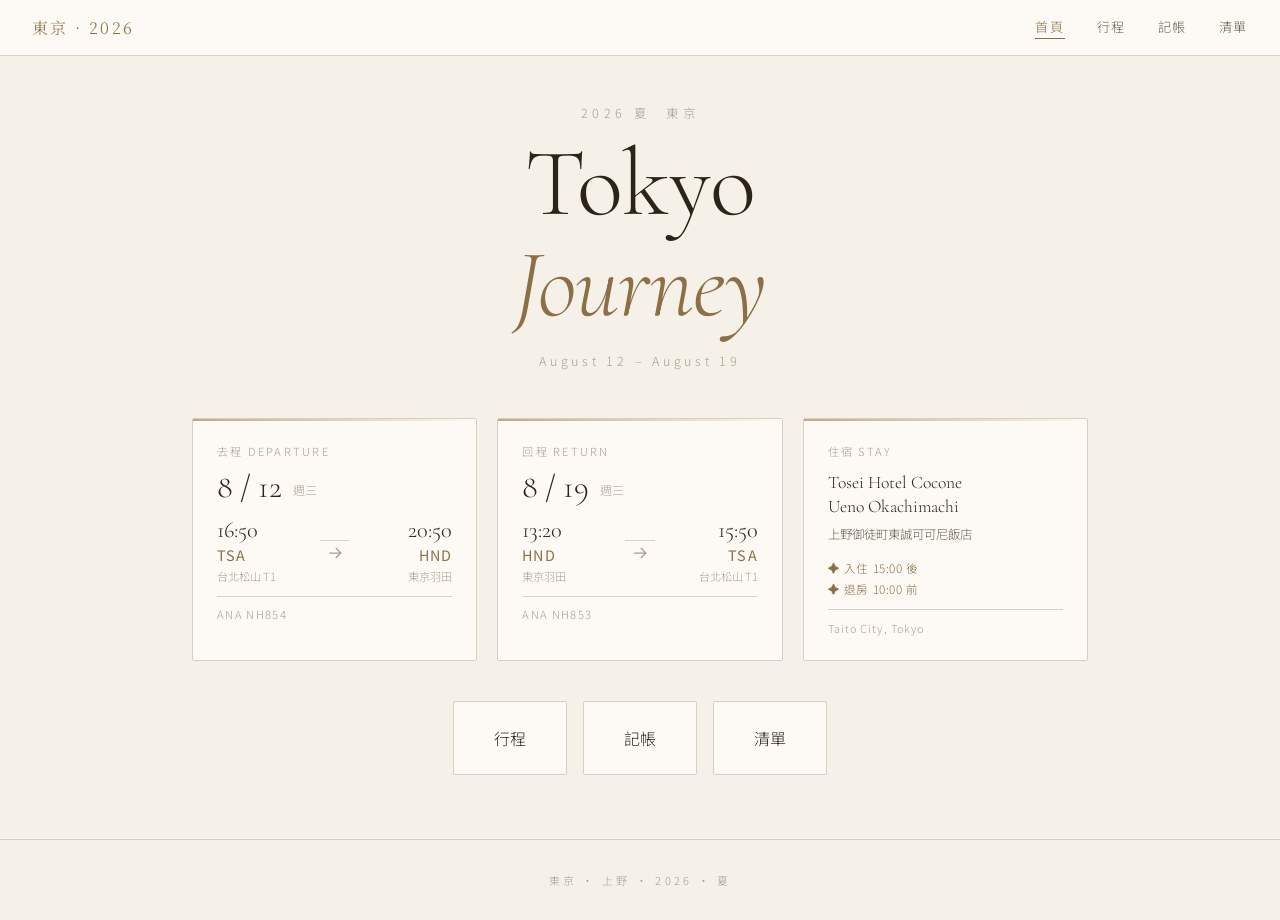
<file: index.html>
<!DOCTYPE html>
<html lang="zh-TW">
<head>
  <meta charset="UTF-8" />
  <meta name="viewport" content="width=device-width, initial-scale=1.0" />
  <title>東京旅行 2026</title>
  <link rel="stylesheet" href="style.css" />
  <link href="https://fonts.googleapis.com/css2?family=Noto+Serif+TC:wght@300;400;600&family=Noto+Sans+TC:wght@300;400&family=Cormorant+Garamond:ital,wght@0,300;0,400;1,300&display=swap" rel="stylesheet" />
</head>
<body>
  <!-- NAV -->
  <nav class="nav">
    <span class="nav-logo">東京 · 2026</span>
    <div class="nav-links">
      <a href="index.html" class="nav-link active">首頁</a>
      <a href="itinerary.html" class="nav-link">行程</a>
      <a href="budget.html" class="nav-link">記帳</a>
      <a href="checklist.html" class="nav-link">清單</a>
    </div>
  </nav>

  <!-- HERO -->
  <main class="home">
    <div class="hero-text">
      <p class="hero-subtitle">2026 夏　東京</p>
      <h1 class="hero-title">Tokyo<br /><em>Journey</em></h1>
      <p class="hero-en">August 12 – August 19</p>
    </div>

    <!-- TRIP INFO CARD -->
    <div class="cards-row">

      <!-- 去程 -->
      <div class="card card--flight">
        <div class="card-label">去程 Departure</div>
        <div class="card-date">8 / 12 <span class="card-weekday">週三</span></div>
        <div class="flight-row">
          <div class="flight-port">
            <div class="flight-time">16:50</div>
            <div class="flight-code">TSA</div>
            <div class="flight-name">台北松山 T1</div>
          </div>
          <div class="flight-arrow">
            <div class="flight-line"></div>
            <svg width="20" height="20" viewBox="0 0 24 24" fill="none" stroke="currentColor" stroke-width="1.5"><path d="M5 12h14M13 6l6 6-6 6"/></svg>
          </div>
          <div class="flight-port flight-port--right">
            <div class="flight-time">20:50</div>
            <div class="flight-code">HND</div>
            <div class="flight-name">東京羽田</div>
          </div>
        </div>
        <div class="flight-no">ANA NH854</div>
      </div>

      <!-- 回程 -->
      <div class="card card--flight">
        <div class="card-label">回程 Return</div>
        <div class="card-date">8 / 19 <span class="card-weekday">週三</span></div>
        <div class="flight-row">
          <div class="flight-port">
            <div class="flight-time">13:20</div>
            <div class="flight-code">HND</div>
            <div class="flight-name">東京羽田</div>
          </div>
          <div class="flight-arrow">
            <div class="flight-line"></div>
            <svg width="20" height="20" viewBox="0 0 24 24" fill="none" stroke="currentColor" stroke-width="1.5"><path d="M5 12h14M13 6l6 6-6 6"/></svg>
          </div>
          <div class="flight-port flight-port--right">
            <div class="flight-time">15:50</div>
            <div class="flight-code">TSA</div>
            <div class="flight-name">台北松山 T1</div>
          </div>
        </div>
        <div class="flight-no">ANA NH853</div>
      </div>

      <!-- 住宿 -->
      <div class="card card--hotel">
        <div class="card-label">住宿 Stay</div>
        <div class="hotel-name">Tosei Hotel Cocone<br />Ueno Okachimachi</div>
        <div class="hotel-zh">上野御徒町東誠可可尼飯店</div>
        <div class="hotel-info">
          <span>✦ 入住 15:00 後</span>
          <span>✦ 退房 10:00 前</span>
        </div>
        <div class="hotel-loc">Taito City, Tokyo</div>
      </div>

    </div>

    <!-- NAV BUTTONS -->
    <div class="home-nav">
      <a href="itinerary.html" class="home-btn">行程</a>
      <a href="budget.html" class="home-btn">記帳</a>
      <a href="checklist.html" class="home-btn">清單</a>
    </div>
  </main>

  <footer class="footer">東京 · 上野 · 2026 · 夏</footer>
</body>
</html>
</file>
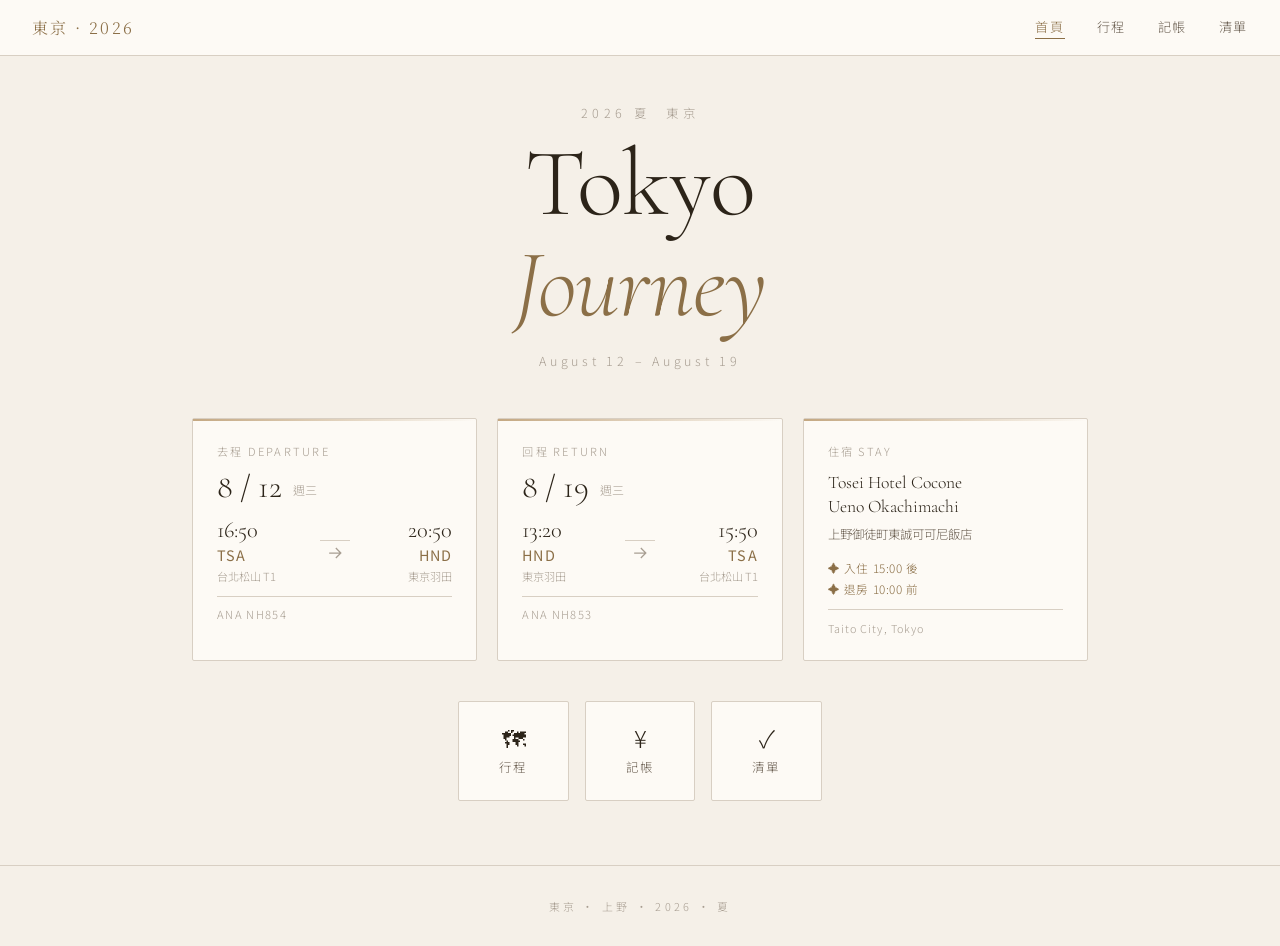
<file: Tokyo/index.html>
<!DOCTYPE html>
<html lang="zh-TW">
<head>
  <meta charset="UTF-8" />
  <meta name="viewport" content="width=device-width, initial-scale=1.0" />
  <title>東京旅行 2026</title>
  <link rel="stylesheet" href="style.css" />
  <link href="https://fonts.googleapis.com/css2?family=Noto+Serif+TC:wght@300;400;600&family=Noto+Sans+TC:wght@300;400&family=Cormorant+Garamond:ital,wght@0,300;0,400;1,300&display=swap" rel="stylesheet" />
</head>
<body>
  <!-- NAV -->
  <nav class="nav">
    <span class="nav-logo">東京 · 2026</span>
    <div class="nav-links">
      <a href="index.html" class="nav-link active">首頁</a>
      <a href="itinerary.html" class="nav-link">行程</a>
      <a href="budget.html" class="nav-link">記帳</a>
      <a href="checklist.html" class="nav-link">清單</a>
    </div>
  </nav>

  <!-- HERO -->
  <main class="home">
    <div class="hero-text">
      <p class="hero-subtitle">2026 夏　東京</p>
      <h1 class="hero-title">Tokyo<br /><em>Journey</em></h1>
      <p class="hero-en">August 12 – August 19</p>
    </div>

    <!-- TRIP INFO CARD -->
    <div class="cards-row">

      <!-- 去程 -->
      <div class="card card--flight">
        <div class="card-label">去程 Departure</div>
        <div class="card-date">8 / 12 <span class="card-weekday">週三</span></div>
        <div class="flight-row">
          <div class="flight-port">
            <div class="flight-time">16:50</div>
            <div class="flight-code">TSA</div>
            <div class="flight-name">台北松山 T1</div>
          </div>
          <div class="flight-arrow">
            <div class="flight-line"></div>
            <svg width="20" height="20" viewBox="0 0 24 24" fill="none" stroke="currentColor" stroke-width="1.5"><path d="M5 12h14M13 6l6 6-6 6"/></svg>
          </div>
          <div class="flight-port flight-port--right">
            <div class="flight-time">20:50</div>
            <div class="flight-code">HND</div>
            <div class="flight-name">東京羽田</div>
          </div>
        </div>
        <div class="flight-no">ANA NH854</div>
      </div>

      <!-- 回程 -->
      <div class="card card--flight">
        <div class="card-label">回程 Return</div>
        <div class="card-date">8 / 19 <span class="card-weekday">週三</span></div>
        <div class="flight-row">
          <div class="flight-port">
            <div class="flight-time">13:20</div>
            <div class="flight-code">HND</div>
            <div class="flight-name">東京羽田</div>
          </div>
          <div class="flight-arrow">
            <div class="flight-line"></div>
            <svg width="20" height="20" viewBox="0 0 24 24" fill="none" stroke="currentColor" stroke-width="1.5"><path d="M5 12h14M13 6l6 6-6 6"/></svg>
          </div>
          <div class="flight-port flight-port--right">
            <div class="flight-time">15:50</div>
            <div class="flight-code">TSA</div>
            <div class="flight-name">台北松山 T1</div>
          </div>
        </div>
        <div class="flight-no">ANA NH853</div>
      </div>

      <!-- 住宿 -->
      <div class="card card--hotel">
        <div class="card-label">住宿 Stay</div>
        <div class="hotel-name">Tosei Hotel Cocone<br />Ueno Okachimachi</div>
        <div class="hotel-zh">上野御徒町東誠可可尼飯店</div>
        <div class="hotel-info">
          <span>✦ 入住 15:00 後</span>
          <span>✦ 退房 10:00 前</span>
        </div>
        <div class="hotel-loc">Taito City, Tokyo</div>
      </div>

    </div>

    <!-- NAV BUTTONS -->
    <div class="home-nav">
      <a href="itinerary.html" class="home-btn">
        <span class="btn-icon">🗺</span>
        <span class="btn-label">行程</span>
      </a>
      <a href="budget.html" class="home-btn">
        <span class="btn-icon">¥</span>
        <span class="btn-label">記帳</span>
      </a>
      <a href="checklist.html" class="home-btn">
        <span class="btn-icon">✓</span>
        <span class="btn-label">清單</span>
      </a>
    </div>
  </main>

  <footer class="footer">東京 · 上野 · 2026 · 夏</footer>
</body>
</html>
</file>
<file: style.css>
/* ── Reset & Base ── */
*, *::before, *::after { box-sizing: border-box; margin: 0; padding: 0; }

:root {
  --cream: #f5f0e8;
  --paper: #ede8dc;
  --ink: #2c2419;
  --ink-light: #6b5f52;
  --ink-faint: #a89e92;
  --accent: #8b6f47;
  --accent-light: #c4a882;
  --accent-pale: #f0e8d8;
  --border: #d8cfc3;
  --white: #fdfaf5;
  --red: #c0392b;
  --green: #5a7a5a;
}

html { scroll-behavior: smooth; }

body {
  font-family: 'Noto Sans TC', sans-serif;
  background: var(--cream);
  color: var(--ink);
  min-height: 100vh;
  font-weight: 300;
}

/* ── Nav ── */
.nav {
  position: sticky;
  top: 0;
  z-index: 100;
  background: var(--white);
  border-bottom: 1px solid var(--border);
  display: flex;
  align-items: center;
  justify-content: space-between;
  padding: 0 2rem;
  height: 56px;
}

.nav-logo {
  font-family: 'Noto Serif TC', serif;
  font-weight: 300;
  font-size: 1rem;
  letter-spacing: 0.15em;
  color: var(--accent);
}

.nav-links { display: flex; gap: 2rem; }

.nav-link {
  font-size: 0.82rem;
  letter-spacing: 0.12em;
  color: var(--ink-light);
  text-decoration: none;
  padding-bottom: 2px;
  border-bottom: 1px solid transparent;
  transition: color 0.2s, border-color 0.2s;
}

.nav-link:hover,
.nav-link.active {
  color: var(--accent);
  border-bottom-color: var(--accent);
}

/* ── Home ── */
.home {
  max-width: 960px;
  margin: 0 auto;
  padding: 3rem 2rem 4rem;
}

.hero-text {
  text-align: center;
  margin-bottom: 3rem;
}

.hero-subtitle {
  font-size: 0.78rem;
  letter-spacing: 0.35em;
  color: var(--ink-faint);
  margin-bottom: 0.75rem;
  text-transform: uppercase;
}

.hero-title {
  font-family: 'Cormorant Garamond', serif;
  font-size: clamp(3.5rem, 8vw, 6rem);
  font-weight: 300;
  line-height: 1.05;
  color: var(--ink);
  letter-spacing: -0.01em;
}

.hero-title em {
  font-style: italic;
  color: var(--accent);
}

.hero-en {
  margin-top: 1rem;
  font-size: 0.78rem;
  letter-spacing: 0.3em;
  color: var(--ink-faint);
}

/* ── Cards row ── */
.cards-row {
  display: grid;
  grid-template-columns: 1fr 1fr 1fr;
  gap: 1.25rem;
  margin-bottom: 2.5rem;
}

@media (max-width: 700px) {
  .cards-row { grid-template-columns: 1fr; }
}

.card {
  background: var(--white);
  border: 1px solid var(--border);
  border-radius: 2px;
  padding: 1.5rem;
  position: relative;
}

.card::before {
  content: '';
  position: absolute;
  top: 0; left: 0; right: 0;
  height: 2px;
  background: linear-gradient(90deg, var(--accent-light), transparent);
}

.card-label {
  font-size: 0.7rem;
  letter-spacing: 0.2em;
  color: var(--ink-faint);
  text-transform: uppercase;
  margin-bottom: 0.75rem;
}

.card-date {
  font-family: 'Cormorant Garamond', serif;
  font-size: 2rem;
  font-weight: 300;
  color: var(--ink);
  line-height: 1;
  margin-bottom: 1rem;
}

.card-weekday {
  font-family: 'Noto Sans TC', sans-serif;
  font-size: 0.75rem;
  color: var(--ink-faint);
  margin-left: 0.3em;
  vertical-align: middle;
}

/* Flight card */
.flight-row {
  display: flex;
  align-items: center;
  gap: 0.5rem;
  margin-bottom: 0.75rem;
}

.flight-port { flex: 1; }
.flight-port--right { text-align: right; }

.flight-time {
  font-family: 'Cormorant Garamond', serif;
  font-size: 1.4rem;
  font-weight: 300;
  color: var(--ink);
  line-height: 1;
}

.flight-code {
  font-size: 0.9rem;
  font-weight: 400;
  letter-spacing: 0.08em;
  color: var(--accent);
  margin-top: 0.2rem;
}

.flight-name {
  font-size: 0.7rem;
  color: var(--ink-faint);
  margin-top: 0.15rem;
}

.flight-arrow {
  display: flex;
  flex-direction: column;
  align-items: center;
  color: var(--ink-faint);
  flex: 0 0 auto;
}

.flight-line {
  width: 30px;
  height: 1px;
  background: var(--border);
  margin-bottom: 2px;
}

.flight-no {
  font-size: 0.7rem;
  letter-spacing: 0.12em;
  color: var(--ink-faint);
  border-top: 1px solid var(--border);
  padding-top: 0.6rem;
  margin-top: 0.3rem;
}

/* Hotel card */
.hotel-name {
  font-family: 'Cormorant Garamond', serif;
  font-size: 1.1rem;
  font-weight: 300;
  color: var(--ink);
  line-height: 1.4;
  margin-bottom: 0.3rem;
}

.hotel-zh {
  font-size: 0.78rem;
  color: var(--ink-light);
  margin-bottom: 1rem;
}

.hotel-info {
  display: flex;
  flex-direction: column;
  gap: 0.3rem;
  font-size: 0.73rem;
  color: var(--accent);
  letter-spacing: 0.05em;
  margin-bottom: 0.75rem;
}

.hotel-loc {
  font-size: 0.68rem;
  letter-spacing: 0.1em;
  color: var(--ink-faint);
  border-top: 1px solid var(--border);
  padding-top: 0.6rem;
}

/* ── Home nav buttons ── */
.home-nav {
  display: flex;
  gap: 1rem;
  justify-content: center;
}

.home-btn {
  display: flex;
  flex-direction: column;
  align-items: center;
  gap: 0.5rem;
  background: var(--white);
  border: 1px solid var(--border);
  border-radius: 2px;
  padding: 1.5rem 2.5rem;
  text-decoration: none;
  color: var(--ink);
  transition: background 0.2s, border-color 0.2s, transform 0.15s;
  min-width: 110px;
}

.home-btn:hover {
  background: var(--accent-pale);
  border-color: var(--accent-light);
  transform: translateY(-2px);
}

.btn-icon {
  font-size: 1.5rem;
  line-height: 1;
}

.btn-label {
  font-size: 0.78rem;
  letter-spacing: 0.18em;
  color: var(--ink-light);
}

/* ── Itinerary page ── */
.page {
  max-width: 760px;
  margin: 0 auto;
  padding: 3rem 2rem 5rem;
}

.page-header {
  text-align: center;
  margin-bottom: 3rem;
  padding-bottom: 2rem;
  border-bottom: 1px solid var(--border);
}

.page-header .page-en {
  font-family: 'Cormorant Garamond', serif;
  font-size: clamp(2.5rem, 6vw, 4rem);
  font-weight: 300;
  color: var(--ink);
  letter-spacing: 0.05em;
}

.page-header .page-zh {
  font-size: 0.78rem;
  letter-spacing: 0.3em;
  color: var(--ink-faint);
  margin-top: 0.4rem;
}

/* Day block */
.day-block {
  margin-bottom: 2.5rem;
}

.day-heading {
  display: flex;
  align-items: baseline;
  gap: 0.75rem;
  margin-bottom: 1rem;
}

.day-num {
  font-family: 'Cormorant Garamond', serif;
  font-size: 2.5rem;
  font-weight: 300;
  color: var(--accent);
  line-height: 1;
}

.day-meta {
  display: flex;
  flex-direction: column;
  gap: 0.1rem;
}

.day-date {
  font-size: 0.82rem;
  letter-spacing: 0.15em;
  color: var(--ink);
  font-weight: 400;
}

.day-week {
  font-size: 0.7rem;
  letter-spacing: 0.1em;
  color: var(--ink-faint);
}

.timeline {
  border-left: 1px solid var(--border);
  padding-left: 1.5rem;
  margin-left: 0.5rem;
}

.event {
  display: flex;
  gap: 1rem;
  padding: 0.75rem 0;
  border-bottom: 1px dashed var(--border);
  position: relative;
}

.event::before {
  content: '';
  position: absolute;
  left: -1.6rem;
  top: 1.1rem;
  width: 6px;
  height: 6px;
  border-radius: 50%;
  background: var(--accent-light);
  border: 1px solid var(--accent);
}

.event-time {
  font-family: 'Cormorant Garamond', serif;
  font-size: 0.9rem;
  color: var(--ink-faint);
  min-width: 50px;
  padding-top: 1px;
}

.event-body { flex: 1; }

.event-title {
  font-size: 0.88rem;
  color: var(--ink);
  font-weight: 400;
  margin-bottom: 0.15rem;
}

.event-sub {
  font-size: 0.73rem;
  color: var(--ink-faint);
  letter-spacing: 0.05em;
}

.event-tag {
  font-size: 0.62rem;
  letter-spacing: 0.1em;
  text-transform: uppercase;
  padding: 0.15rem 0.5rem;
  border-radius: 1px;
  background: var(--accent-pale);
  color: var(--accent);
  align-self: flex-start;
  margin-top: 2px;
  white-space: nowrap;
}

.event-tag--flight { background: #e8f0f8; color: #4a6fa5; }
.event-tag--food   { background: #f0ece4; color: #8b6f47; }
.event-tag--hotel  { background: #e8ede8; color: #5a7a5a; }
.event-tag--spot   { background: #ede8f0; color: #7a5a8b; }

/* Editable events */
.event-title[contenteditable="true"]:focus,
.event-sub[contenteditable="true"]:focus {
  outline: none;
  border-bottom: 1px solid var(--accent-light);
}

/* Add event button */
.add-event-btn {
  display: flex;
  align-items: center;
  gap: 0.5rem;
  background: none;
  border: 1px dashed var(--border);
  color: var(--ink-faint);
  font-size: 0.75rem;
  letter-spacing: 0.1em;
  padding: 0.5rem 1rem;
  border-radius: 2px;
  cursor: pointer;
  margin-top: 0.5rem;
  transition: color 0.2s, border-color 0.2s;
  font-family: 'Noto Sans TC', sans-serif;
}

.add-event-btn:hover { color: var(--accent); border-color: var(--accent-light); }

/* ── Budget page ── */
.budget-summary {
  display: grid;
  grid-template-columns: repeat(3, 1fr);
  gap: 1rem;
  margin-bottom: 2.5rem;
}

@media (max-width: 600px) {
  .budget-summary { grid-template-columns: 1fr 1fr; }
}

.sum-card {
  background: var(--white);
  border: 1px solid var(--border);
  border-radius: 2px;
  padding: 1.2rem 1.25rem;
  text-align: center;
}

.sum-label {
  font-size: 0.68rem;
  letter-spacing: 0.18em;
  color: var(--ink-faint);
  text-transform: uppercase;
  margin-bottom: 0.5rem;
}

.sum-amount {
  font-family: 'Cormorant Garamond', serif;
  font-size: 1.7rem;
  font-weight: 300;
  color: var(--ink);
}

.sum-amount.negative { color: var(--red); }
.sum-amount.positive { color: var(--green); }

.sum-currency {
  font-size: 0.7rem;
  color: var(--ink-faint);
  margin-left: 2px;
}

/* Add expense form */
.expense-form {
  background: var(--white);
  border: 1px solid var(--border);
  border-radius: 2px;
  padding: 1.5rem;
  margin-bottom: 2rem;
}

.form-title {
  font-size: 0.75rem;
  letter-spacing: 0.2em;
  color: var(--ink-faint);
  text-transform: uppercase;
  margin-bottom: 1rem;
}

.form-row {
  display: grid;
  grid-template-columns: 1fr 1fr auto auto;
  gap: 0.75rem;
  align-items: end;
}

@media (max-width: 600px) {
  .form-row { grid-template-columns: 1fr 1fr; }
}

.form-group { display: flex; flex-direction: column; gap: 0.3rem; }

.form-label {
  font-size: 0.68rem;
  letter-spacing: 0.12em;
  color: var(--ink-faint);
}

.form-input, .form-select {
  background: var(--cream);
  border: 1px solid var(--border);
  border-radius: 1px;
  padding: 0.5rem 0.75rem;
  font-size: 0.85rem;
  font-family: 'Noto Sans TC', sans-serif;
  color: var(--ink);
  font-weight: 300;
  transition: border-color 0.2s;
}

.form-input:focus, .form-select:focus {
  outline: none;
  border-color: var(--accent-light);
  background: var(--white);
}

.form-btn {
  background: var(--accent);
  color: var(--white);
  border: none;
  border-radius: 1px;
  padding: 0.5rem 1.25rem;
  font-size: 0.78rem;
  letter-spacing: 0.1em;
  cursor: pointer;
  font-family: 'Noto Sans TC', sans-serif;
  transition: background 0.2s;
  height: fit-content;
}

.form-btn:hover { background: var(--ink); }

/* Expense list */
.expense-list { margin-bottom: 1.5rem; }

.expense-group-label {
  font-size: 0.68rem;
  letter-spacing: 0.2em;
  color: var(--ink-faint);
  text-transform: uppercase;
  padding: 0.5rem 0 0.4rem;
  border-bottom: 1px solid var(--border);
  margin-bottom: 0.25rem;
}

.expense-item {
  display: flex;
  align-items: center;
  padding: 0.7rem 0.5rem;
  border-bottom: 1px dashed var(--border);
  gap: 0.75rem;
}

.expense-dot {
  width: 7px;
  height: 7px;
  border-radius: 50%;
  background: var(--accent-light);
  flex-shrink: 0;
}

.expense-desc { flex: 1; font-size: 0.85rem; color: var(--ink); }

.expense-cat {
  font-size: 0.65rem;
  letter-spacing: 0.08em;
  color: var(--ink-faint);
  background: var(--paper);
  padding: 0.1rem 0.4rem;
  border-radius: 1px;
}

.expense-amount {
  font-family: 'Cormorant Garamond', serif;
  font-size: 1.05rem;
  color: var(--ink);
  min-width: 80px;
  text-align: right;
}

.expense-currency {
  font-size: 0.65rem;
  color: var(--ink-faint);
  margin-left: 2px;
}

.expense-del {
  background: none;
  border: none;
  cursor: pointer;
  color: var(--ink-faint);
  font-size: 0.85rem;
  padding: 0.1rem 0.3rem;
  line-height: 1;
  transition: color 0.2s;
}

.expense-del:hover { color: var(--red); }

/* ── Checklist page ── */
.checklist-grid {
  display: grid;
  grid-template-columns: 1fr 1fr;
  gap: 1.5rem;
}

@media (max-width: 600px) {
  .checklist-grid { grid-template-columns: 1fr; }
}

.checklist-section {
  background: var(--white);
  border: 1px solid var(--border);
  border-radius: 2px;
  padding: 1.5rem;
}

.section-title {
  font-size: 0.72rem;
  letter-spacing: 0.22em;
  color: var(--accent);
  text-transform: uppercase;
  margin-bottom: 1rem;
  padding-bottom: 0.5rem;
  border-bottom: 1px solid var(--border);
}

.check-item {
  display: flex;
  align-items: center;
  gap: 0.75rem;
  padding: 0.5rem 0;
  border-bottom: 1px dashed var(--border);
  cursor: pointer;
  user-select: none;
}

.check-item:last-child { border-bottom: none; }

.check-box {
  width: 16px;
  height: 16px;
  border: 1px solid var(--border);
  border-radius: 1px;
  display: flex;
  align-items: center;
  justify-content: center;
  flex-shrink: 0;
  transition: background 0.15s, border-color 0.15s;
  font-size: 0.65rem;
  color: transparent;
}

.check-item.checked .check-box {
  background: var(--accent);
  border-color: var(--accent);
  color: var(--white);
}

.check-label {
  font-size: 0.83rem;
  color: var(--ink);
  transition: color 0.15s;
}

.check-item.checked .check-label {
  color: var(--ink-faint);
  text-decoration: line-through;
  text-decoration-color: var(--accent-light);
}

.check-progress {
  font-size: 0.65rem;
  letter-spacing: 0.1em;
  color: var(--ink-faint);
  margin-top: 0.75rem;
  text-align: right;
}

/* Add checklist item */
.check-add-row {
  display: flex;
  gap: 0.5rem;
  margin-top: 0.75rem;
}

.check-add-input {
  flex: 1;
  background: var(--cream);
  border: 1px dashed var(--border);
  border-radius: 1px;
  padding: 0.35rem 0.6rem;
  font-size: 0.78rem;
  font-family: 'Noto Sans TC', sans-serif;
  color: var(--ink);
}

.check-add-input:focus { outline: none; border-color: var(--accent-light); }

.check-add-btn {
  background: none;
  border: 1px dashed var(--border);
  color: var(--ink-faint);
  font-size: 1rem;
  padding: 0.2rem 0.6rem;
  cursor: pointer;
  border-radius: 1px;
  transition: color 0.2s, border-color 0.2s;
}

.check-add-btn:hover { color: var(--accent); border-color: var(--accent-light); }

/* ── Footer ── */
.footer {
  text-align: center;
  padding: 2rem;
  font-size: 0.68rem;
  letter-spacing: 0.3em;
  color: var(--ink-faint);
  border-top: 1px solid var(--border);
}
</file>
<file: Tokyo/style.css>
/* ── Reset & Base ── */
*, *::before, *::after { box-sizing: border-box; margin: 0; padding: 0; }

:root {
  --cream: #f5f0e8;
  --paper: #ede8dc;
  --ink: #2c2419;
  --ink-light: #6b5f52;
  --ink-faint: #a89e92;
  --accent: #8b6f47;
  --accent-light: #c4a882;
  --accent-pale: #f0e8d8;
  --border: #d8cfc3;
  --white: #fdfaf5;
  --red: #c0392b;
  --green: #5a7a5a;
}

html { scroll-behavior: smooth; }

body {
  font-family: 'Noto Sans TC', sans-serif;
  background: var(--cream);
  color: var(--ink);
  min-height: 100vh;
  font-weight: 300;
}

/* ── Nav ── */
.nav {
  position: sticky;
  top: 0;
  z-index: 100;
  background: var(--white);
  border-bottom: 1px solid var(--border);
  display: flex;
  align-items: center;
  justify-content: space-between;
  padding: 0 2rem;
  height: 56px;
}

.nav-logo {
  font-family: 'Noto Serif TC', serif;
  font-weight: 300;
  font-size: 1rem;
  letter-spacing: 0.15em;
  color: var(--accent);
}

.nav-links { display: flex; gap: 2rem; }

.nav-link {
  font-size: 0.82rem;
  letter-spacing: 0.12em;
  color: var(--ink-light);
  text-decoration: none;
  padding-bottom: 2px;
  border-bottom: 1px solid transparent;
  transition: color 0.2s, border-color 0.2s;
}

.nav-link:hover,
.nav-link.active {
  color: var(--accent);
  border-bottom-color: var(--accent);
}

/* ── Home ── */
.home {
  max-width: 960px;
  margin: 0 auto;
  padding: 3rem 2rem 4rem;
}

.hero-text {
  text-align: center;
  margin-bottom: 3rem;
}

.hero-subtitle {
  font-size: 0.78rem;
  letter-spacing: 0.35em;
  color: var(--ink-faint);
  margin-bottom: 0.75rem;
  text-transform: uppercase;
}

.hero-title {
  font-family: 'Cormorant Garamond', serif;
  font-size: clamp(3.5rem, 8vw, 6rem);
  font-weight: 300;
  line-height: 1.05;
  color: var(--ink);
  letter-spacing: -0.01em;
}

.hero-title em {
  font-style: italic;
  color: var(--accent);
}

.hero-en {
  margin-top: 1rem;
  font-size: 0.78rem;
  letter-spacing: 0.3em;
  color: var(--ink-faint);
}

/* ── Cards row ── */
.cards-row {
  display: grid;
  grid-template-columns: 1fr 1fr 1fr;
  gap: 1.25rem;
  margin-bottom: 2.5rem;
}

@media (max-width: 700px) {
  .cards-row { grid-template-columns: 1fr; }
}

.card {
  background: var(--white);
  border: 1px solid var(--border);
  border-radius: 2px;
  padding: 1.5rem;
  position: relative;
}

.card::before {
  content: '';
  position: absolute;
  top: 0; left: 0; right: 0;
  height: 2px;
  background: linear-gradient(90deg, var(--accent-light), transparent);
}

.card-label {
  font-size: 0.7rem;
  letter-spacing: 0.2em;
  color: var(--ink-faint);
  text-transform: uppercase;
  margin-bottom: 0.75rem;
}

.card-date {
  font-family: 'Cormorant Garamond', serif;
  font-size: 2rem;
  font-weight: 300;
  color: var(--ink);
  line-height: 1;
  margin-bottom: 1rem;
}

.card-weekday {
  font-family: 'Noto Sans TC', sans-serif;
  font-size: 0.75rem;
  color: var(--ink-faint);
  margin-left: 0.3em;
  vertical-align: middle;
}

/* Flight card */
.flight-row {
  display: flex;
  align-items: center;
  gap: 0.5rem;
  margin-bottom: 0.75rem;
}

.flight-port { flex: 1; }
.flight-port--right { text-align: right; }

.flight-time {
  font-family: 'Cormorant Garamond', serif;
  font-size: 1.4rem;
  font-weight: 300;
  color: var(--ink);
  line-height: 1;
}

.flight-code {
  font-size: 0.9rem;
  font-weight: 400;
  letter-spacing: 0.08em;
  color: var(--accent);
  margin-top: 0.2rem;
}

.flight-name {
  font-size: 0.7rem;
  color: var(--ink-faint);
  margin-top: 0.15rem;
}

.flight-arrow {
  display: flex;
  flex-direction: column;
  align-items: center;
  color: var(--ink-faint);
  flex: 0 0 auto;
}

.flight-line {
  width: 30px;
  height: 1px;
  background: var(--border);
  margin-bottom: 2px;
}

.flight-no {
  font-size: 0.7rem;
  letter-spacing: 0.12em;
  color: var(--ink-faint);
  border-top: 1px solid var(--border);
  padding-top: 0.6rem;
  margin-top: 0.3rem;
}

/* Hotel card */
.hotel-name {
  font-family: 'Cormorant Garamond', serif;
  font-size: 1.1rem;
  font-weight: 300;
  color: var(--ink);
  line-height: 1.4;
  margin-bottom: 0.3rem;
}

.hotel-zh {
  font-size: 0.78rem;
  color: var(--ink-light);
  margin-bottom: 1rem;
}

.hotel-info {
  display: flex;
  flex-direction: column;
  gap: 0.3rem;
  font-size: 0.73rem;
  color: var(--accent);
  letter-spacing: 0.05em;
  margin-bottom: 0.75rem;
}

.hotel-loc {
  font-size: 0.68rem;
  letter-spacing: 0.1em;
  color: var(--ink-faint);
  border-top: 1px solid var(--border);
  padding-top: 0.6rem;
}

/* ── Home nav buttons ── */
.home-nav {
  display: flex;
  gap: 1rem;
  justify-content: center;
}

.home-btn {
  display: flex;
  flex-direction: column;
  align-items: center;
  gap: 0.5rem;
  background: var(--white);
  border: 1px solid var(--border);
  border-radius: 2px;
  padding: 1.5rem 2.5rem;
  text-decoration: none;
  color: var(--ink);
  transition: background 0.2s, border-color 0.2s, transform 0.15s;
  min-width: 110px;
}

.home-btn:hover {
  background: var(--accent-pale);
  border-color: var(--accent-light);
  transform: translateY(-2px);
}

.btn-icon {
  font-size: 1.5rem;
  line-height: 1;
}

.btn-label {
  font-size: 0.78rem;
  letter-spacing: 0.18em;
  color: var(--ink-light);
}

/* ── Itinerary page ── */
.page {
  max-width: 760px;
  margin: 0 auto;
  padding: 3rem 2rem 5rem;
}

.page-header {
  text-align: center;
  margin-bottom: 3rem;
  padding-bottom: 2rem;
  border-bottom: 1px solid var(--border);
}

.page-header .page-en {
  font-family: 'Cormorant Garamond', serif;
  font-size: clamp(2.5rem, 6vw, 4rem);
  font-weight: 300;
  color: var(--ink);
  letter-spacing: 0.05em;
}

.page-header .page-zh {
  font-size: 0.78rem;
  letter-spacing: 0.3em;
  color: var(--ink-faint);
  margin-top: 0.4rem;
}

/* Day block */
.day-block {
  margin-bottom: 2.5rem;
}

.day-heading {
  display: flex;
  align-items: baseline;
  gap: 0.75rem;
  margin-bottom: 1rem;
}

.day-num {
  font-family: 'Cormorant Garamond', serif;
  font-size: 2.5rem;
  font-weight: 300;
  color: var(--accent);
  line-height: 1;
}

.day-meta {
  display: flex;
  flex-direction: column;
  gap: 0.1rem;
}

.day-date {
  font-size: 0.82rem;
  letter-spacing: 0.15em;
  color: var(--ink);
  font-weight: 400;
}

.day-week {
  font-size: 0.7rem;
  letter-spacing: 0.1em;
  color: var(--ink-faint);
}

.timeline {
  border-left: 1px solid var(--border);
  padding-left: 1.5rem;
  margin-left: 0.5rem;
}

.event {
  display: flex;
  gap: 1rem;
  padding: 0.75rem 0;
  border-bottom: 1px dashed var(--border);
  position: relative;
}

.event::before {
  content: '';
  position: absolute;
  left: -1.6rem;
  top: 1.1rem;
  width: 6px;
  height: 6px;
  border-radius: 50%;
  background: var(--accent-light);
  border: 1px solid var(--accent);
}

.event-time {
  font-family: 'Cormorant Garamond', serif;
  font-size: 0.9rem;
  color: var(--ink-faint);
  min-width: 50px;
  padding-top: 1px;
}

.event-body { flex: 1; }

.event-title {
  font-size: 0.88rem;
  color: var(--ink);
  font-weight: 400;
  margin-bottom: 0.15rem;
}

.event-sub {
  font-size: 0.73rem;
  color: var(--ink-faint);
  letter-spacing: 0.05em;
}

.event-tag {
  font-size: 0.62rem;
  letter-spacing: 0.1em;
  text-transform: uppercase;
  padding: 0.15rem 0.5rem;
  border-radius: 1px;
  background: var(--accent-pale);
  color: var(--accent);
  align-self: flex-start;
  margin-top: 2px;
  white-space: nowrap;
}

.event-tag--flight { background: #e8f0f8; color: #4a6fa5; }
.event-tag--food   { background: #f0ece4; color: #8b6f47; }
.event-tag--hotel  { background: #e8ede8; color: #5a7a5a; }
.event-tag--spot   { background: #ede8f0; color: #7a5a8b; }

/* Editable events */
.event-title[contenteditable="true"]:focus,
.event-sub[contenteditable="true"]:focus {
  outline: none;
  border-bottom: 1px solid var(--accent-light);
}

/* Add event button */
.add-event-btn {
  display: flex;
  align-items: center;
  gap: 0.5rem;
  background: none;
  border: 1px dashed var(--border);
  color: var(--ink-faint);
  font-size: 0.75rem;
  letter-spacing: 0.1em;
  padding: 0.5rem 1rem;
  border-radius: 2px;
  cursor: pointer;
  margin-top: 0.5rem;
  transition: color 0.2s, border-color 0.2s;
  font-family: 'Noto Sans TC', sans-serif;
}

.add-event-btn:hover { color: var(--accent); border-color: var(--accent-light); }

/* ── Budget page ── */
.budget-summary {
  display: grid;
  grid-template-columns: repeat(3, 1fr);
  gap: 1rem;
  margin-bottom: 2.5rem;
}

@media (max-width: 600px) {
  .budget-summary { grid-template-columns: 1fr 1fr; }
}

.sum-card {
  background: var(--white);
  border: 1px solid var(--border);
  border-radius: 2px;
  padding: 1.2rem 1.25rem;
  text-align: center;
}

.sum-label {
  font-size: 0.68rem;
  letter-spacing: 0.18em;
  color: var(--ink-faint);
  text-transform: uppercase;
  margin-bottom: 0.5rem;
}

.sum-amount {
  font-family: 'Cormorant Garamond', serif;
  font-size: 1.7rem;
  font-weight: 300;
  color: var(--ink);
}

.sum-amount.negative { color: var(--red); }
.sum-amount.positive { color: var(--green); }

.sum-currency {
  font-size: 0.7rem;
  color: var(--ink-faint);
  margin-left: 2px;
}

/* Add expense form */
.expense-form {
  background: var(--white);
  border: 1px solid var(--border);
  border-radius: 2px;
  padding: 1.5rem;
  margin-bottom: 2rem;
}

.form-title {
  font-size: 0.75rem;
  letter-spacing: 0.2em;
  color: var(--ink-faint);
  text-transform: uppercase;
  margin-bottom: 1rem;
}

.form-row {
  display: grid;
  grid-template-columns: 1fr 1fr auto auto;
  gap: 0.75rem;
  align-items: end;
}

@media (max-width: 600px) {
  .form-row { grid-template-columns: 1fr 1fr; }
}

.form-group { display: flex; flex-direction: column; gap: 0.3rem; }

.form-label {
  font-size: 0.68rem;
  letter-spacing: 0.12em;
  color: var(--ink-faint);
}

.form-input, .form-select {
  background: var(--cream);
  border: 1px solid var(--border);
  border-radius: 1px;
  padding: 0.5rem 0.75rem;
  font-size: 0.85rem;
  font-family: 'Noto Sans TC', sans-serif;
  color: var(--ink);
  font-weight: 300;
  transition: border-color 0.2s;
}

.form-input:focus, .form-select:focus {
  outline: none;
  border-color: var(--accent-light);
  background: var(--white);
}

.form-btn {
  background: var(--accent);
  color: var(--white);
  border: none;
  border-radius: 1px;
  padding: 0.5rem 1.25rem;
  font-size: 0.78rem;
  letter-spacing: 0.1em;
  cursor: pointer;
  font-family: 'Noto Sans TC', sans-serif;
  transition: background 0.2s;
  height: fit-content;
}

.form-btn:hover { background: var(--ink); }

/* Expense list */
.expense-list { margin-bottom: 1.5rem; }

.expense-group-label {
  font-size: 0.68rem;
  letter-spacing: 0.2em;
  color: var(--ink-faint);
  text-transform: uppercase;
  padding: 0.5rem 0 0.4rem;
  border-bottom: 1px solid var(--border);
  margin-bottom: 0.25rem;
}

.expense-item {
  display: flex;
  align-items: center;
  padding: 0.7rem 0.5rem;
  border-bottom: 1px dashed var(--border);
  gap: 0.75rem;
}

.expense-dot {
  width: 7px;
  height: 7px;
  border-radius: 50%;
  background: var(--accent-light);
  flex-shrink: 0;
}

.expense-desc { flex: 1; font-size: 0.85rem; color: var(--ink); }

.expense-cat {
  font-size: 0.65rem;
  letter-spacing: 0.08em;
  color: var(--ink-faint);
  background: var(--paper);
  padding: 0.1rem 0.4rem;
  border-radius: 1px;
}

.expense-amount {
  font-family: 'Cormorant Garamond', serif;
  font-size: 1.05rem;
  color: var(--ink);
  min-width: 80px;
  text-align: right;
}

.expense-currency {
  font-size: 0.65rem;
  color: var(--ink-faint);
  margin-left: 2px;
}

.expense-del {
  background: none;
  border: none;
  cursor: pointer;
  color: var(--ink-faint);
  font-size: 0.85rem;
  padding: 0.1rem 0.3rem;
  line-height: 1;
  transition: color 0.2s;
}

.expense-del:hover { color: var(--red); }

/* ── Checklist page ── */
.checklist-grid {
  display: grid;
  grid-template-columns: 1fr 1fr;
  gap: 1.5rem;
}

@media (max-width: 600px) {
  .checklist-grid { grid-template-columns: 1fr; }
}

.checklist-section {
  background: var(--white);
  border: 1px solid var(--border);
  border-radius: 2px;
  padding: 1.5rem;
}

.section-title {
  font-size: 0.72rem;
  letter-spacing: 0.22em;
  color: var(--accent);
  text-transform: uppercase;
  margin-bottom: 1rem;
  padding-bottom: 0.5rem;
  border-bottom: 1px solid var(--border);
}

.check-item {
  display: flex;
  align-items: center;
  gap: 0.75rem;
  padding: 0.5rem 0;
  border-bottom: 1px dashed var(--border);
  cursor: pointer;
  user-select: none;
}

.check-item:last-child { border-bottom: none; }

.check-box {
  width: 16px;
  height: 16px;
  border: 1px solid var(--border);
  border-radius: 1px;
  display: flex;
  align-items: center;
  justify-content: center;
  flex-shrink: 0;
  transition: background 0.15s, border-color 0.15s;
  font-size: 0.65rem;
  color: transparent;
}

.check-item.checked .check-box {
  background: var(--accent);
  border-color: var(--accent);
  color: var(--white);
}

.check-label {
  font-size: 0.83rem;
  color: var(--ink);
  transition: color 0.15s;
}

.check-item.checked .check-label {
  color: var(--ink-faint);
  text-decoration: line-through;
  text-decoration-color: var(--accent-light);
}

.check-progress {
  font-size: 0.65rem;
  letter-spacing: 0.1em;
  color: var(--ink-faint);
  margin-top: 0.75rem;
  text-align: right;
}

/* Add checklist item */
.check-add-row {
  display: flex;
  gap: 0.5rem;
  margin-top: 0.75rem;
}

.check-add-input {
  flex: 1;
  background: var(--cream);
  border: 1px dashed var(--border);
  border-radius: 1px;
  padding: 0.35rem 0.6rem;
  font-size: 0.78rem;
  font-family: 'Noto Sans TC', sans-serif;
  color: var(--ink);
}

.check-add-input:focus { outline: none; border-color: var(--accent-light); }

.check-add-btn {
  background: none;
  border: 1px dashed var(--border);
  color: var(--ink-faint);
  font-size: 1rem;
  padding: 0.2rem 0.6rem;
  cursor: pointer;
  border-radius: 1px;
  transition: color 0.2s, border-color 0.2s;
}

.check-add-btn:hover { color: var(--accent); border-color: var(--accent-light); }

/* ── Footer ── */
.footer {
  text-align: center;
  padding: 2rem;
  font-size: 0.68rem;
  letter-spacing: 0.3em;
  color: var(--ink-faint);
  border-top: 1px solid var(--border);
}
</file>
